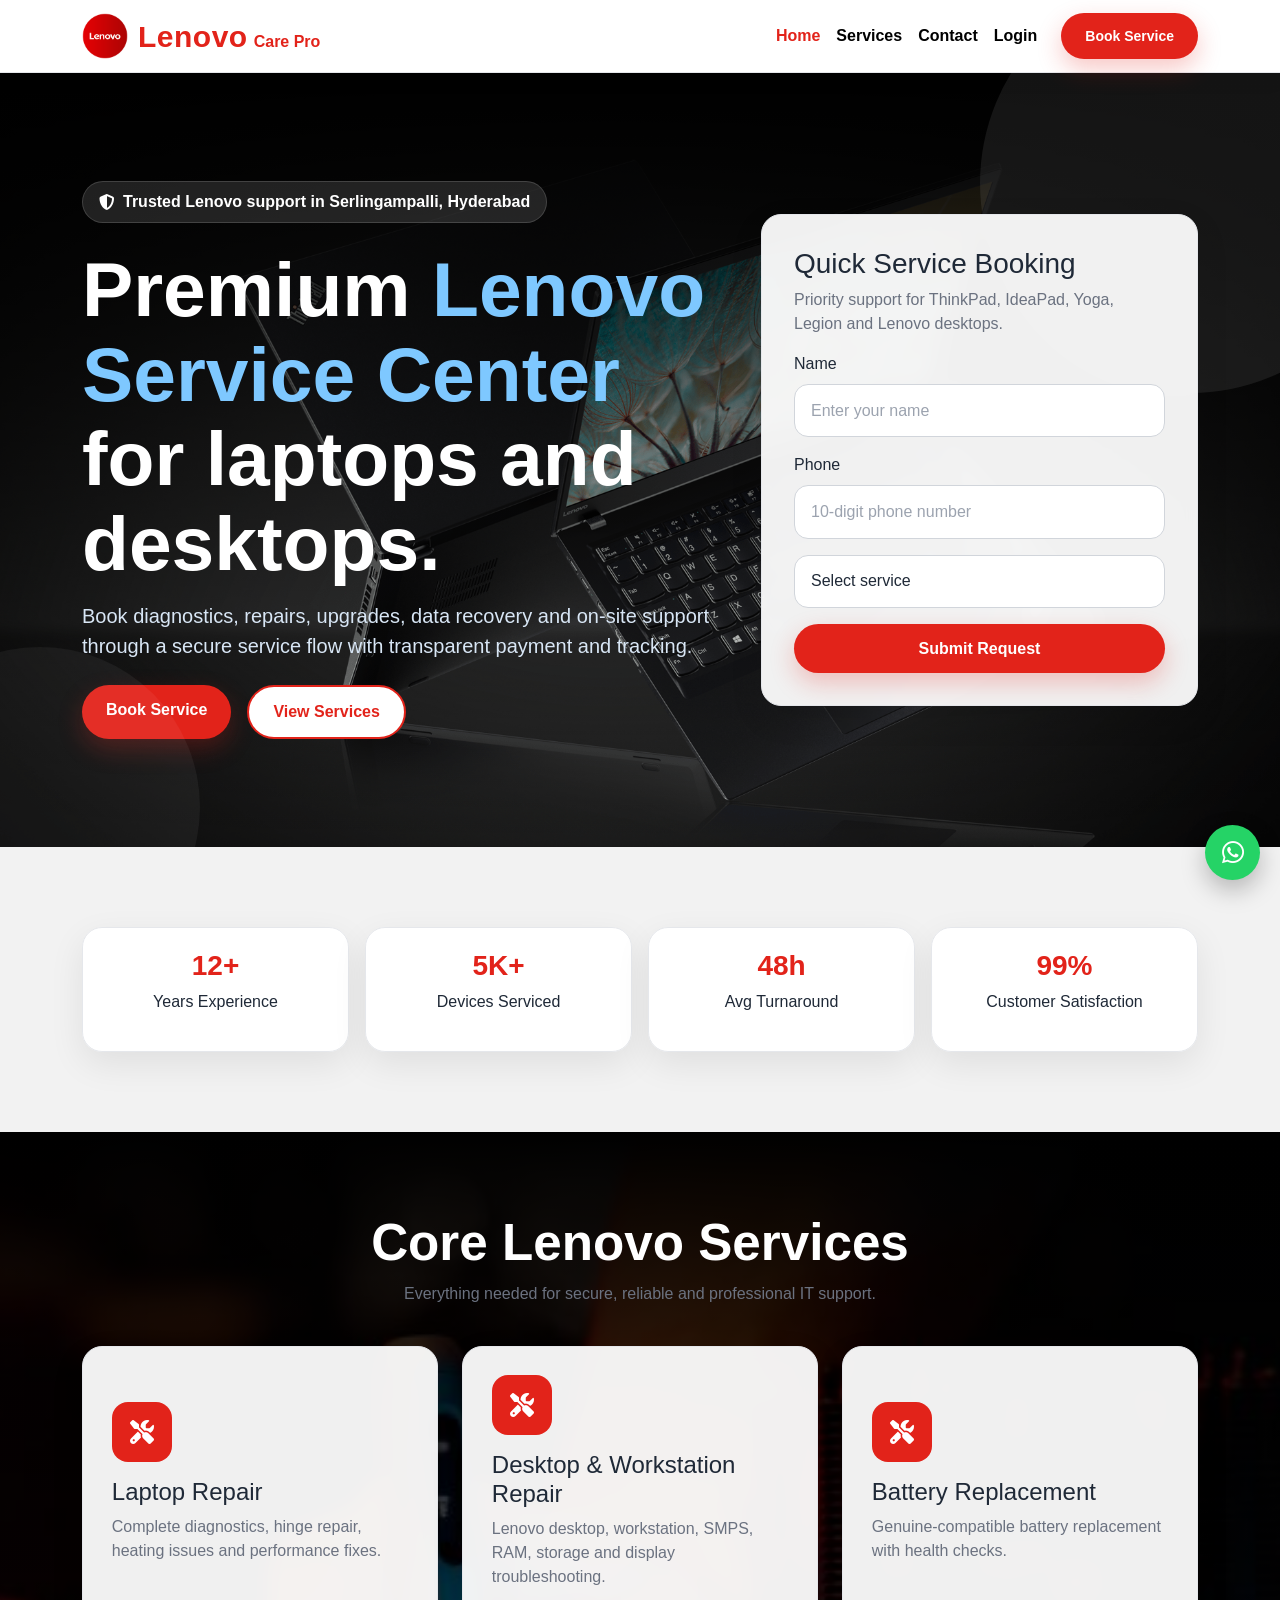
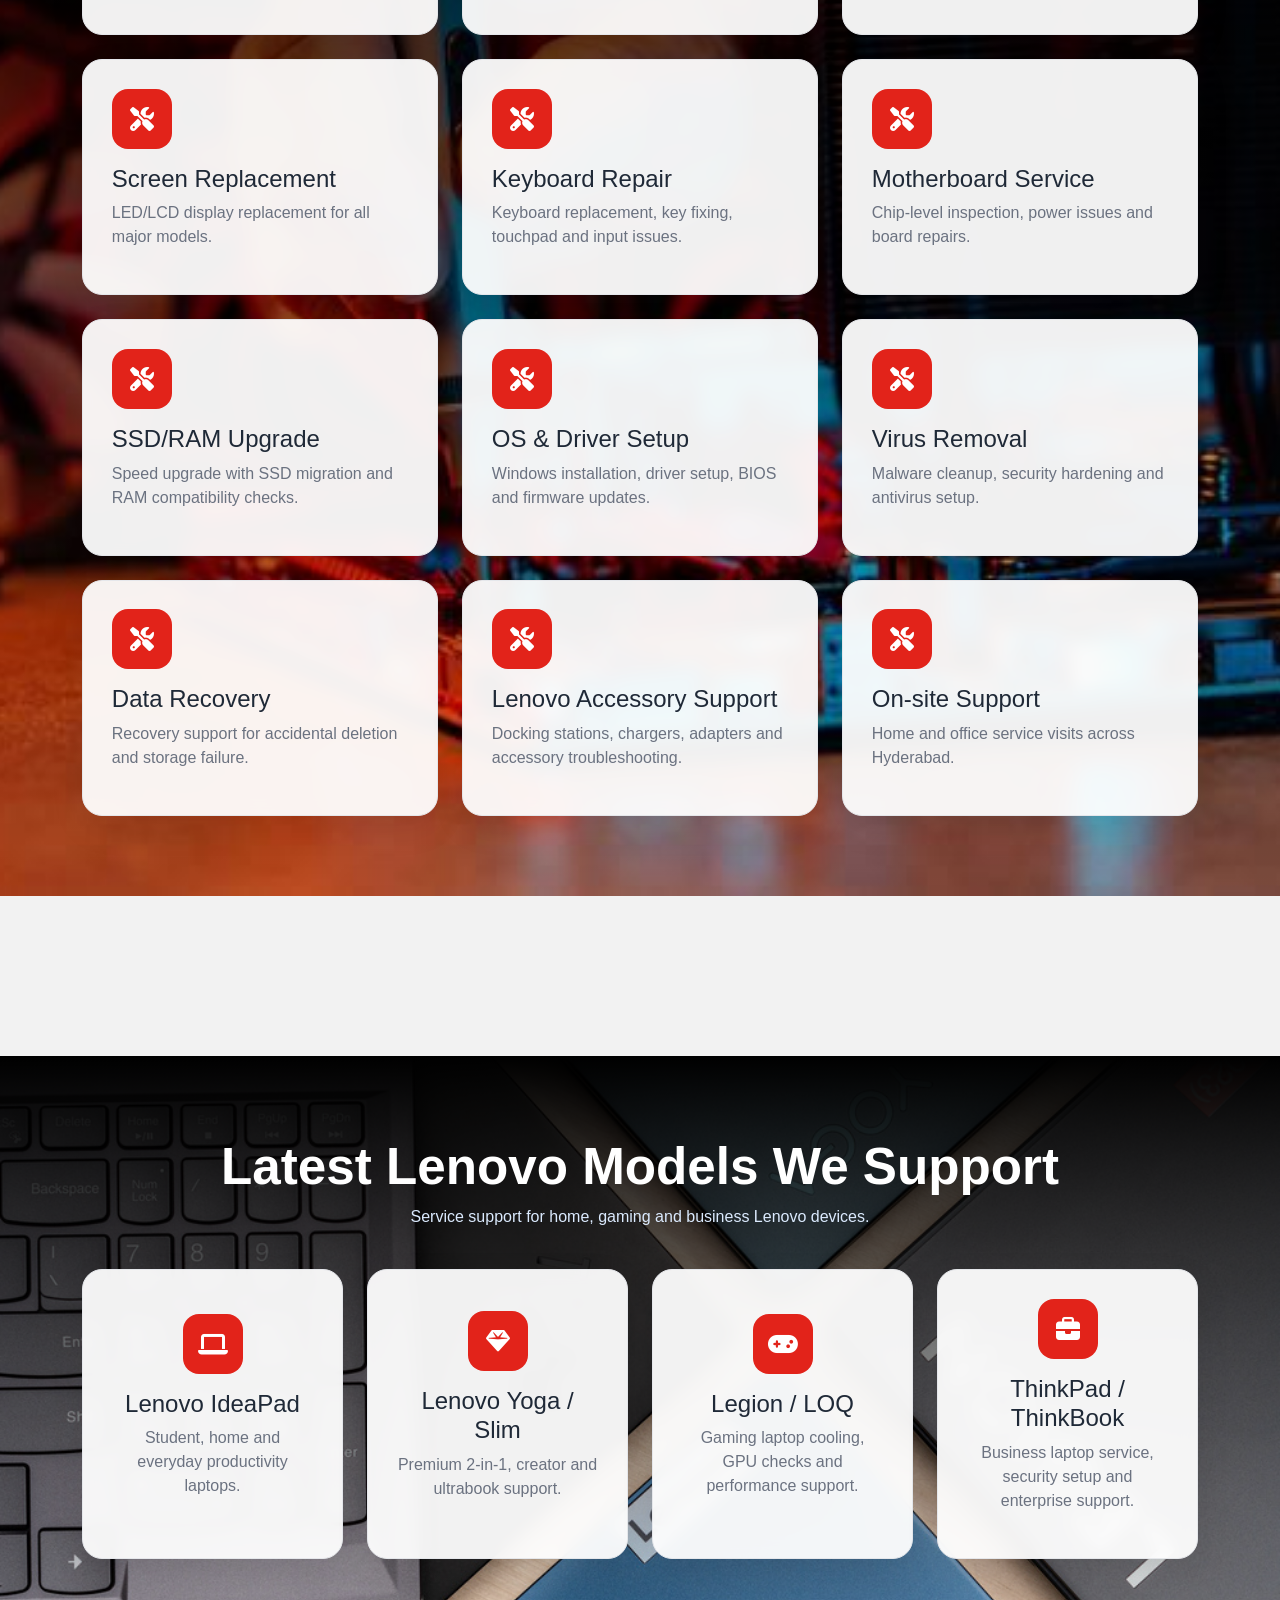
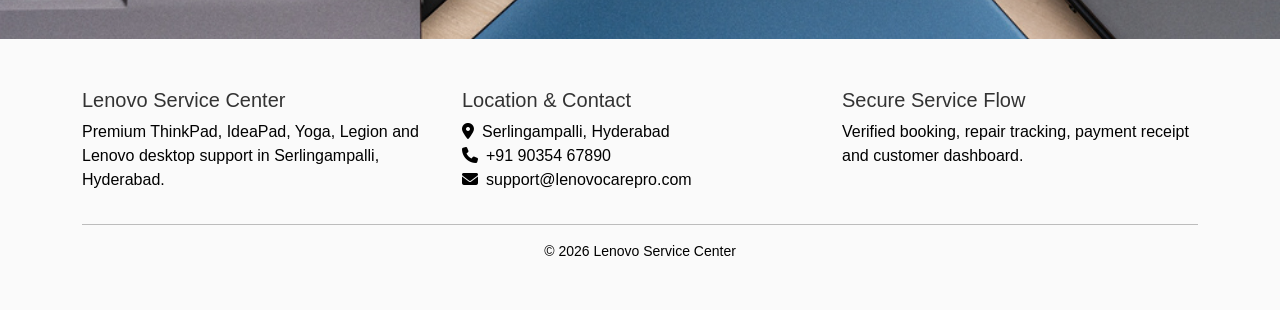
<file: index.html>
<!DOCTYPE html>
<html lang="en">

<head>
    <meta charset="UTF-8">
    <meta name="viewport" content="width=device-width, initial-scale=1.0">
    <meta name="description"
        content="Lenovo Service Center in Serlingampalli, Hyderabad for laptop, desktop, repair, booking and support.">

    <title>Lenovo Service Center </title>
    <link rel="icon" type="image/jpeg" href="images/Browse-Logo.jpeg">
    <meta name="theme-color" content="#E2231A">

    <link href="https://cdn.jsdelivr.net/npm/bootstrap@5.3.3/dist/css/bootstrap.min.css" rel="stylesheet">
    <link href="https://cdnjs.cloudflare.com/ajax/libs/font-awesome/6.5.2/css/all.min.css" rel="stylesheet">
    <link href="css/style.css" rel="stylesheet">


</head>

<body>
    <div id="site-header"></div>

    <main>
        <section class="hero">
            <div class="container">
                <div class="row align-items-center g-5">
                    <div class="col-lg-7"><span class="eyebrow">
                            <i class="fa-solid fa-shield-halved"></i> Trusted Lenovo support in Serlingampalli,
                            Hyderabad</span>
                        <h1 class="mt-4">Premium <span class="gradient-text">Lenovo Service Center</span> for laptops and
                            desktops.</h1>
                        <p class="lead mt-3">Book diagnostics, repairs, upgrades, data recovery and on-site support
                            through a secure service flow with transparent payment and tracking.</p>
                        <div class="d-flex gap-3 flex-wrap mt-4"><a class="btn btn-brand" href="booking.html">Book
                                Service</a><a class="btn btn-outline-brand" href="services.html">View Services</a></div>
                    </div>
                    <div class="col-lg-5">
                        <div class="hero-card">
                            <h3>Quick Service Booking</h3>
                            <p class="muted">Priority support for ThinkPad, IdeaPad, Yoga, Legion and Lenovo desktops.</p>
                            <form class="needs-validation" data-success="Booking request captured."
                                data-redirect="dashboard.html" novalidate>
                                <div class="mb-3">
                                    <label class="form-label">Name</label><input type="text" class="form-control"
                                        id="name" placeholder="Enter your name" required>
                                    <div class="invalid-feedback">Please enter valid name.</div>
                                </div>
                                <div class="mb-3"><label class="form-label">Phone</label><input type="tel"
                                        class="form-control" id="phone" placeholder="10-digit phone number" required>
                                    <div class="invalid-feedback">Please enter valid phone.</div>
                                </div><select class="form-select mb-3" required>
                                    <option value="">Select service</option>
                                    <option>Laptop Repair</option>
                                    <option>Battery Replacement</option>
                                    <option>Data Recovery</option>
                                </select>
                                <button class="btn btn-brand w-100">Submit Request</button>
                            </form>
                        </div>
                    </div>
                </div>
            </div>
        </section>
        <section>
            <div class="container">
                <div class="row g-3 text-center">
                    <div class="col-md-3">
                        <div class="metric">
                            <h3>12+</h3>
                            <p>Years Experience</p>
                        </div>
                    </div>
                    <div class="col-md-3">
                        <div class="metric">
                            <h3>5K+</h3>
                            <p>Devices Serviced</p>
                        </div>
                    </div>
                    <div class="col-md-3">
                        <div class="metric">
                            <h3>48h</h3>
                            <p>Avg Turnaround</p>
                        </div>
                    </div>
                    <div class="col-md-3">
                        <div class="metric">
                            <h3>99%</h3>
                            <p>Customer Satisfaction</p>
                        </div>
                    </div>
                </div>
            </div>
        </section>



        <section class="services-bg">
            
            <div class="container">
                <h2 class="section-title text-center">Core Lenovo Services</h2>
                <p class="section-subtitle text-center muted">Everything needed for secure, reliable and professional IT
                    support.</p>
                <div class="row g-4 mt-2">
                    <div class="col-md-6 col-lg-4">
                        <div class="service-card">
                            <div class="icon-badge">
                                <i class="fa-solid fa-screwdriver-wrench"></i>
                            </div>
                            <h4>Laptop Repair</h4>
                            <p class="muted">Complete diagnostics, hinge repair, heating issues and performance fixes.
                            </p>
                        </div>
                    </div>
                    <div class="col-md-6 col-lg-4">
                        <div class="service-card">
                            <div class="icon-badge">
                                <i class="fa-solid fa-screwdriver-wrench"></i>
                            </div>
                            <h4>Desktop & Workstation Repair</h4>
                            <p class="muted">Lenovo desktop, workstation, SMPS, RAM, storage and display troubleshooting.</p>
                        </div>
                    </div>
                    <div class="col-md-6 col-lg-4">
                        <div class="service-card">
                            <div class="icon-badge">
                                <i class="fa-solid fa-screwdriver-wrench">

                                </i>
                            </div>
                            <h4>Battery Replacement</h4>
                            <p class="muted">Genuine-compatible battery replacement with health checks.</p>
                        </div>
                    </div>
                    <div class="col-md-6 col-lg-4">
                        <div class="service-card">
                            <div class="icon-badge">
                                <i class="fa-solid fa-screwdriver-wrench"></i>
                            </div>
                            <h4>Screen Replacement</h4>
                            <p class="muted">LED/LCD display replacement for all major models.</p>
                        </div>
                    </div>
                    <div class="col-md-6 col-lg-4">
                        <div class="service-card">
                            <div class="icon-badge"><i class="fa-solid fa-screwdriver-wrench"></i>
                            </div>
                            <h4>Keyboard Repair</h4>
                            <p class="muted">Keyboard replacement, key fixing, touchpad and input issues.</p>
                        </div>
                    </div>
                    <div class="col-md-6 col-lg-4">
                        <div class="service-card">
                            <div class="icon-badge"><i class="fa-solid fa-screwdriver-wrench"></i>
                            </div>
                            <h4>Motherboard Service</h4>
                            <p class="muted">Chip-level inspection, power issues and board repairs.</p>
                        </div>
                    </div>
                    <div class="col-md-6 col-lg-4">
                        <div class="service-card">
                            <div class="icon-badge">
                                <i class="fa-solid fa-screwdriver-wrench"></i>
                            </div>
                            <h4>SSD/RAM Upgrade</h4>
                            <p class="muted">Speed upgrade with SSD migration and RAM compatibility checks.</p>
                        </div>
                    </div>
                    <div class="col-md-6 col-lg-4">
                        <div class="service-card">
                            <div class="icon-badge">
                                <i class="fa-solid fa-screwdriver-wrench"></i>
                            </div>
                            <h4>OS & Driver Setup</h4>
                            <p class="muted">Windows installation, driver setup, BIOS and firmware updates.</p>
                        </div>
                    </div>
                    <div class="col-md-6 col-lg-4">
                        <div class="service-card">
                            <div class="icon-badge">
                                <i class="fa-solid fa-screwdriver-wrench"></i>
                            </div>
                            <h4>Virus Removal</h4>
                            <p class="muted">Malware cleanup, security hardening and antivirus setup.</p>
                        </div>
                    </div>
                    <div class="col-md-6 col-lg-4">
                        <div class="service-card">
                            <div class="icon-badge"><i class="fa-solid fa-screwdriver-wrench"></i></div>
                            <h4>Data Recovery</h4>
                            <p class="muted">Recovery support for accidental deletion and storage failure.</p>
                        </div>
                    </div>
                    <div class="col-md-6 col-lg-4">
                        <div class="service-card">
                            <div class="icon-badge"><i class="fa-solid fa-screwdriver-wrench"></i></div>
                            <h4>Lenovo Accessory Support</h4>
                            <p class="muted">Docking stations, chargers, adapters and accessory troubleshooting.</p>
                        </div>
                    </div>
                    <div class="col-md-6 col-lg-4">
                        <div class="service-card">
                            <div class="icon-badge">
                                <i class="fa-solid fa-screwdriver-wrench"></i>
                            </div>
                            <h4>On-site Support</h4>
                            <p class="muted">Home and office service visits across Hyderabad.</p>
                        </div>
                    </div>
                </div>
            </div>
        </section>


        <section>
            <div class="container">
            </div>
        </section>
    <section class="lenovo-models">
            <div class="container">
                <h2 class="section-title text-center">Latest Lenovo Models We Support</h2>
                <p class="section-subtitle text-center">Service support for home, gaming and business Lenovo devices.</p>

                <div class="row g-4 mt-3 justify-content-center">
                    <div class="col-md-6 col-lg-3">
                        <div class="service-card text-center">
                            <div class="icon-badge mx-auto"><i class="fa-solid fa-laptop"></i></div>
                            <h4>Lenovo IdeaPad</h4>
                            <p class="muted">Student, home and everyday productivity laptops.</p>
                        </div>
                    </div>
                    <div class="col-md-6 col-lg-3">
                        <div class="service-card text-center">
                            <div class="icon-badge mx-auto"><i class="fa-solid fa-gem"></i></div>
                            <h4>Lenovo Yoga / Slim</h4>
                            <p class="muted">Premium 2-in-1, creator and ultrabook support.</p>
                        </div>
                    </div>
                    <div class="col-md-6 col-lg-3">
                        <div class="service-card text-center">
                            <div class="icon-badge mx-auto"><i class="fa-solid fa-gamepad"></i></div>
                            <h4>Legion / LOQ</h4>
                            <p class="muted">Gaming laptop cooling, GPU checks and performance support.</p>
                        </div>
                    </div>
                    <div class="col-md-6 col-lg-3">
                        <div class="service-card text-center">
                            <div class="icon-badge mx-auto"><i class="fa-solid fa-briefcase"></i></div>
                            <h4>ThinkPad / ThinkBook</h4>
                            <p class="muted">Business laptop service, security setup and enterprise support.</p>
                        </div>
                    </div>
                </div>
            </div>
        </section>
    </main>

    <div id="site-footer"></div>

    <script src="https://cdn.jsdelivr.net/npm/bootstrap@5.3.3/dist/js/bootstrap.bundle.min.js"></script>
    <script src="js/main.js"></script>
</body>

</html>
</file>
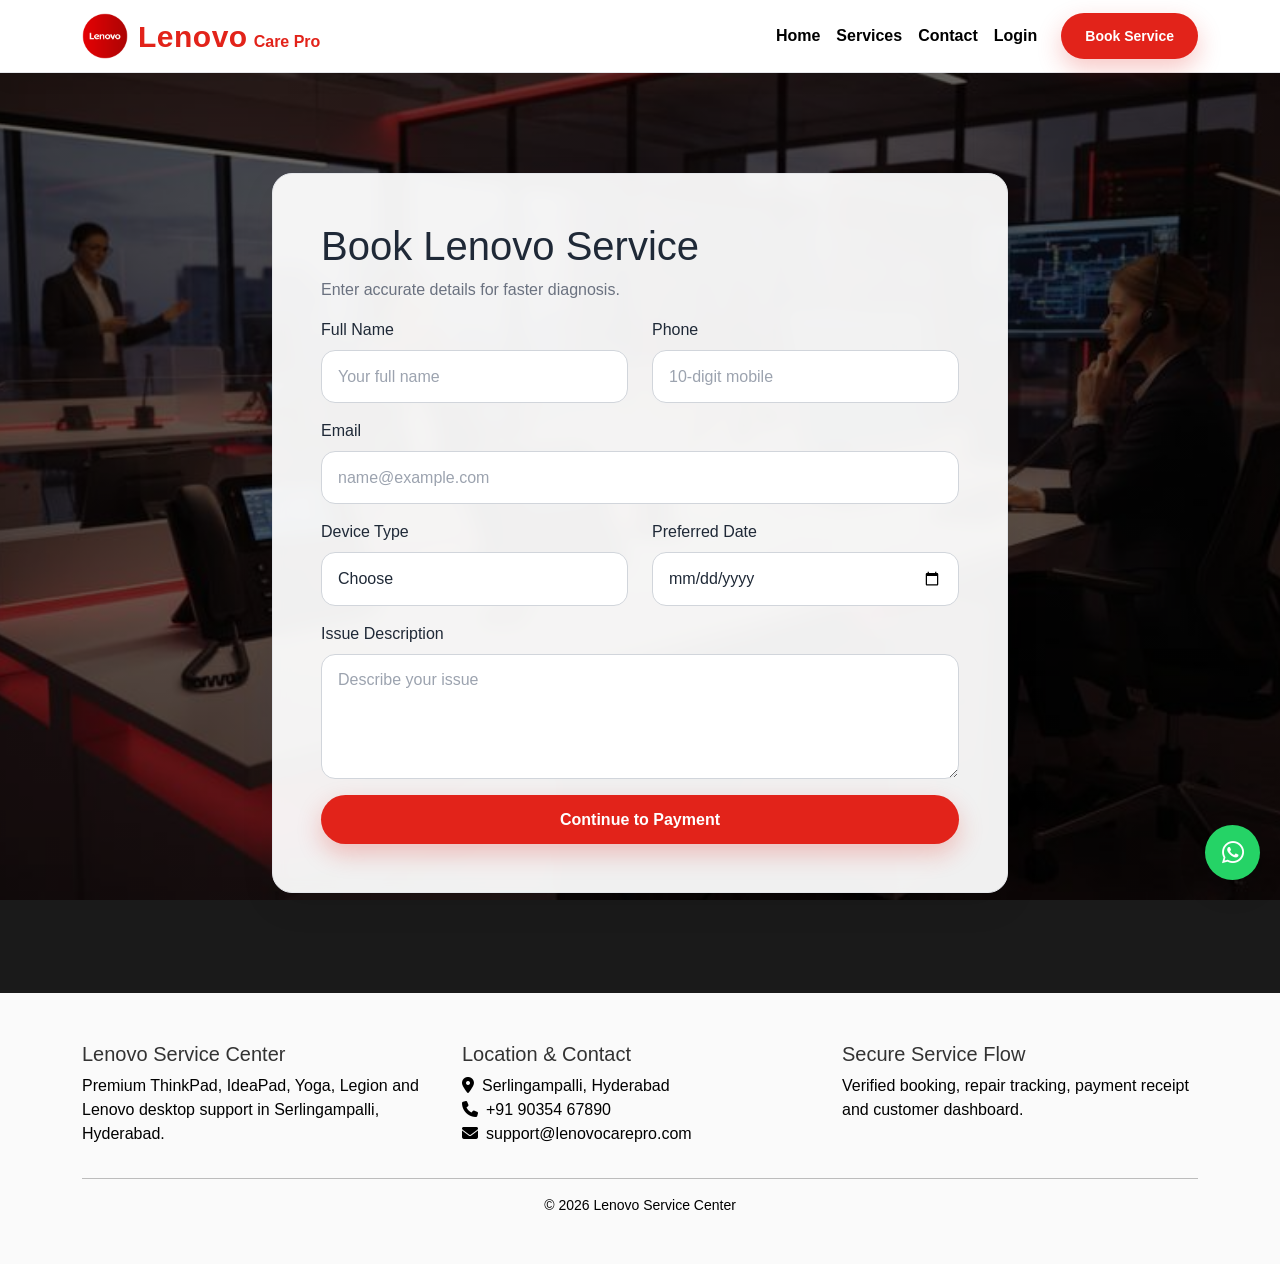
<file: booking.html>
<!DOCTYPE html>
<html lang="en">

<head>
    <meta charset="UTF-8">
    <meta name="viewport" content="width=device-width, initial-scale=1.0">
    <meta name="description"
        content="Lenovo Service Center in Serlingampalli, Hyderabad for laptop, desktop, repair, booking and support.">
    <title>Lenovo Service Center | Booking</title>
    <link rel="icon" type="image/svg+xml" href="images/lenovo-logo.svg">
    <meta name="theme-color" content="#E2231A">

    <link href="https://cdn.jsdelivr.net/npm/bootstrap@5.3.3/dist/css/bootstrap.min.css" rel="stylesheet">
    <link href="https://cdnjs.cloudflare.com/ajax/libs/font-awesome/6.5.2/css/all.min.css" rel="stylesheet">
    <link href="css/style.css" rel="stylesheet">
</head>

<body>
    <div id="site-header"></div>

    <section class="booking-bg">
        <div class="container">
            <div class="row justify-content-center">
                <div class="col-lg-8">
                    <div class="premium-card p-4 p-lg-5">
                        <h1>Book Lenovo Service</h1>
                        <p class="muted">Enter accurate details for faster diagnosis.</p>
                        <form class="needs-validation" data-success="Service booking created. Redirecting to payment."
                            data-redirect="payment.html" novalidate>
                            <div class="row">
                                <div class="col-md-6">
                                    <div class="mb-3"><label class="form-label">Full Name</label><input type="text"
                                            class="form-control" id="fullName" placeholder="Your full name" required>
                                        <div class="invalid-feedback">Please enter valid full name.</div>
                                    </div>
                                </div>
                                <div class="col-md-6">
                                    <div class="mb-3"><label class="form-label">Phone</label><input type="tel"
                                            class="form-control" id="phone" placeholder="10-digit mobile" required>
                                        <div class="invalid-feedback">Please enter valid phone.</div>
                                    </div>
                                </div>
                            </div>
                            <div class="mb-3"><label class="form-label">Email</label><input type="email"
                                    class="form-control" id="email" placeholder="name@example.com" required>
                                <div class="invalid-feedback">Please enter valid email.</div>
                            </div>
                            <div class="row">
                                <div class="col-md-6"><label class="form-label">Device Type</label><select
                                        class="form-select mb-3" required>
                                        <option value="">Choose</option>
                                        <option>Laptop</option>
                                        <option>Desktop</option>
                                        <option>Gaming Laptop</option>
                                        <option>Workstation</option>
                                        <option>Accessory</option>
                                    </select></div>
                                <div class="col-md-6">
                                    <div class="mb-3"><label class="form-label">Preferred Date</label><input type="date"
                                            class="form-control" id="serviceDate" placeholder="" required>
                                        <div class="invalid-feedback">Please enter valid preferred date.</div>
                                    </div>
                                </div>
                            </div><label class="form-label">Issue Description</label><textarea class="form-control mb-3"
                                rows="4" placeholder="Describe your issue" required></textarea><button
                                class="btn btn-brand w-100">Continue to Payment</button>
                        </form>
                    </div>
                </div>
            </div>
        </div>
    </section>

    <div id="site-footer"></div>

    <script src="https://cdn.jsdelivr.net/npm/bootstrap@5.3.3/dist/js/bootstrap.bundle.min.js"></script>
    <script src="js/main.js"></script>
</body>

</html>
</file>
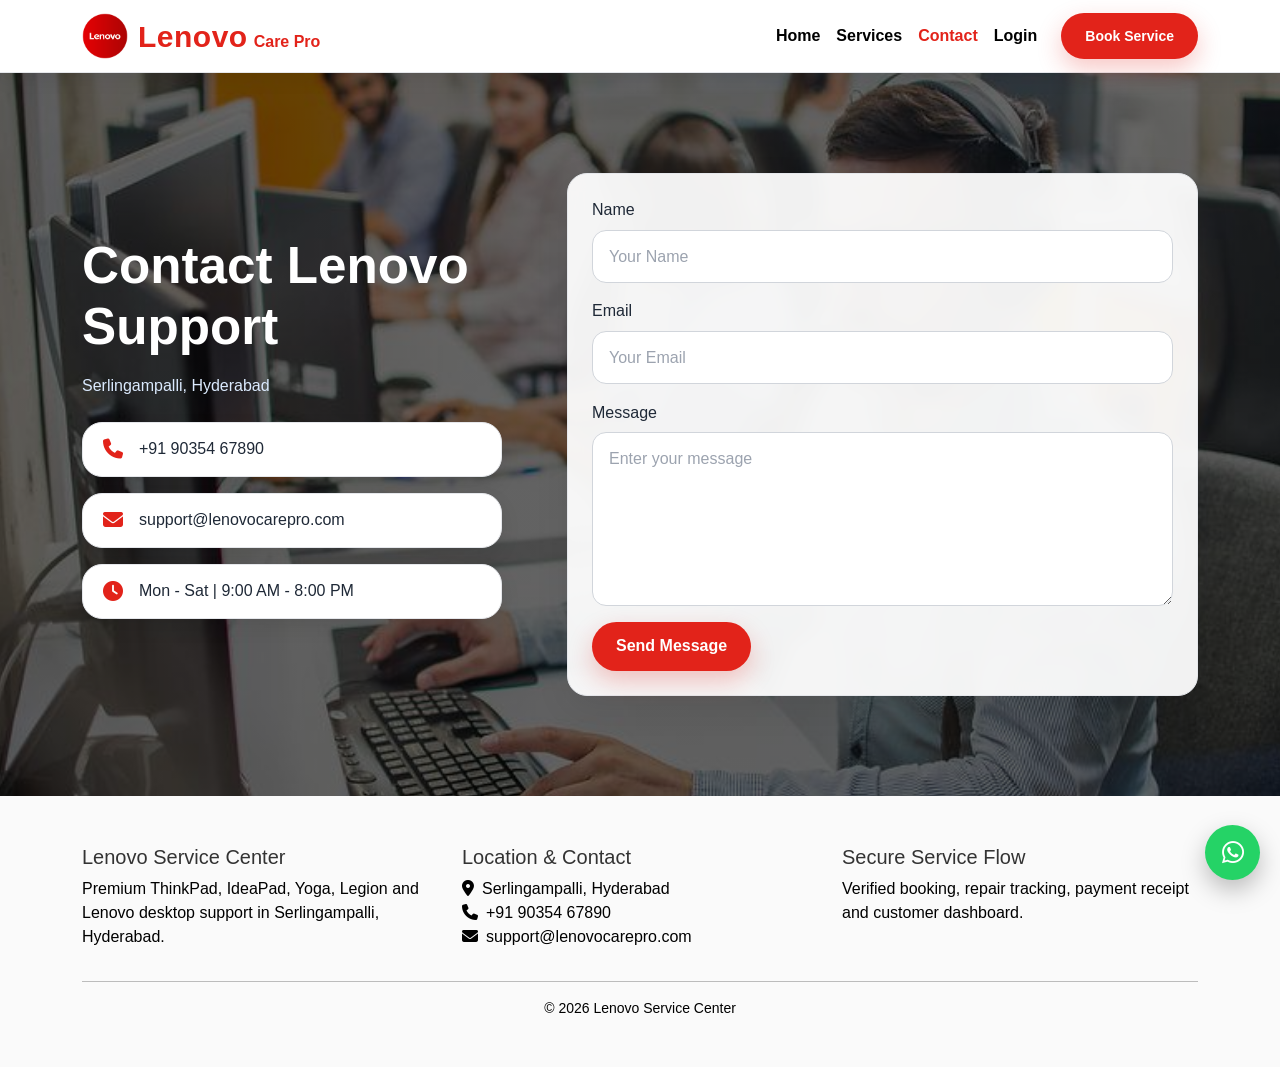
<file: contact.html>
<!DOCTYPE html>
<html lang="en">

<head>
    <meta charset="UTF-8">
    <meta name="viewport" content="width=device-width, initial-scale=1.0">
    <meta name="description"
        content="Lenovo Service Center in Serlingampalli, Hyderabad for laptop, desktop, repair, booking and support.">
    <title>Lenovo Service Center | Contact</title>
    <link rel="icon" type="image/svg+xml" href="images/lenovo-logo.svg">
    <meta name="theme-color" content="#E2231A">


    <link href="https://cdn.jsdelivr.net/npm/bootstrap@5.3.3/dist/css/bootstrap.min.css" rel="stylesheet">
    <link href="https://cdnjs.cloudflare.com/ajax/libs/font-awesome/6.5.2/css/all.min.css" rel="stylesheet">
    <link href="css/style.css" rel="stylesheet">
</head>

<body>
    <div id="site-header"></div>

    <section class="container-bg">
    <div class="container">

        <div class="row g-5 align-items-center">

            <div class="col-lg-5">

                <h1 class="section-title mb-3">Contact Lenovo Support</h1>

                <p class="section-subtitle mb-4">
                    Serlingampalli, Hyderabad
                </p>

                <div class="feature-row mb-3">
                    <i class="fa-solid fa-phone me-3"></i>
                    +91 90354 67890
                </div>

                <div class="feature-row mb-3">
                    <i class="fa-solid fa-envelope me-3"></i>
                    support@lenovocarepro.com
                </div>

                <div class="feature-row mb-3">
                    <i class="fa-solid fa-clock me-3"></i>
                    Mon - Sat | 9:00 AM - 8:00 PM
                </div>

            </div>

            <div class="col-lg-7">

                <div class="premium-card p-4">

                    <form class="needs-validation" novalidate>

                        <div class="mb-3">
                            <label class="form-label">Name</label>
                            <input type="text" class="form-control" placeholder="Your Name" required>
                        </div>

                        <div class="mb-3">
                            <label class="form-label">Email</label>
                            <input type="email" class="form-control" placeholder="Your Email" required>
                        </div>

                        <div class="mb-3">
                            <label class="form-label">Message</label>
                            <textarea class="form-control" rows="6" placeholder="Enter your message" required></textarea>
                        </div>

                        <button class="btn btn-brand">
                            Send Message
                        </button>

                    </form>

                </div>

            </div>

        </div>

    </div>
</section>

    <div id="site-footer"></div>

    <script src="https://cdn.jsdelivr.net/npm/bootstrap@5.3.3/dist/js/bootstrap.bundle.min.js"></script>
    <script src="js/main.js"></script>
</body>

</html>
</file>
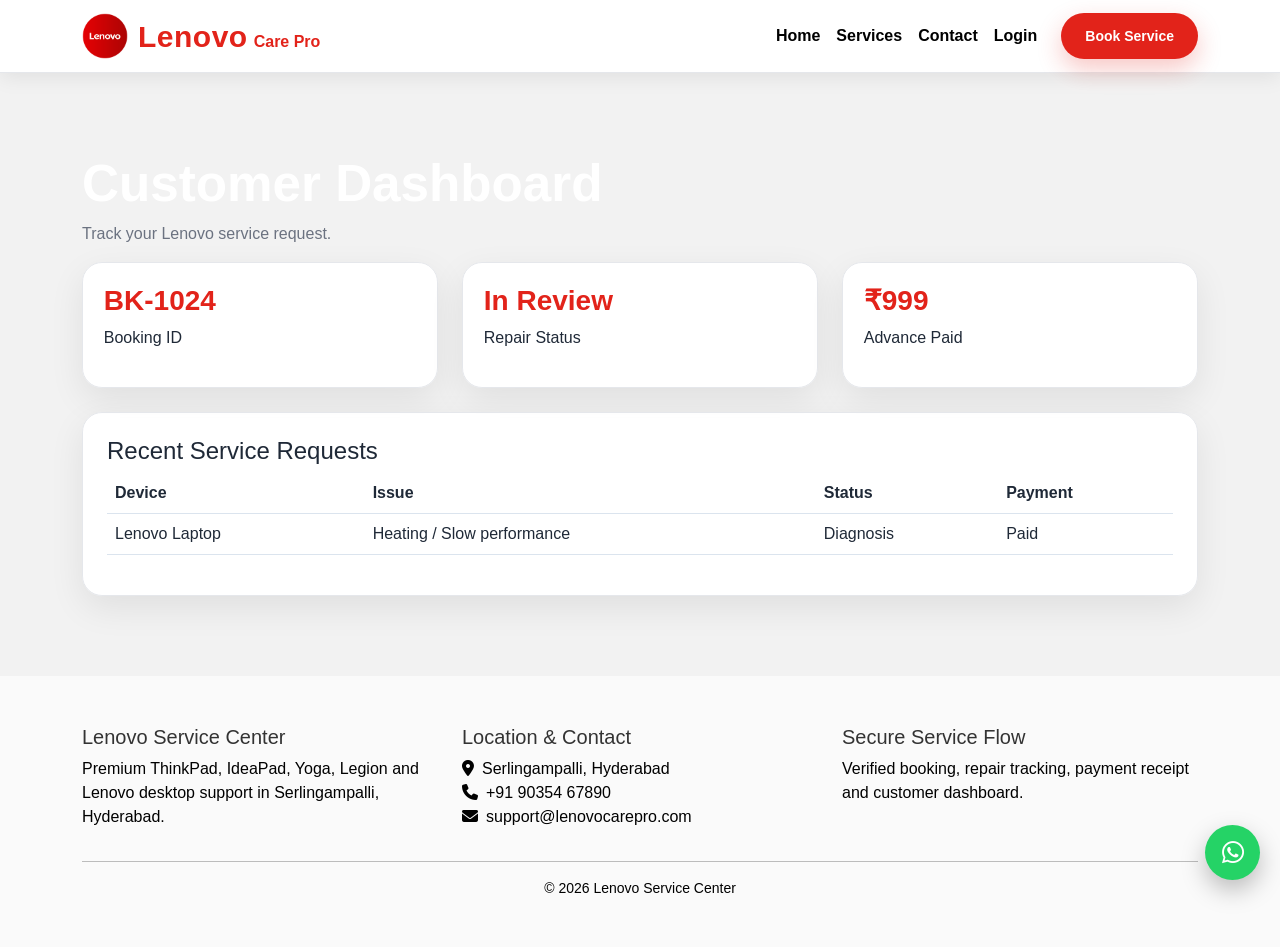
<file: dashboard.html>
<!DOCTYPE html>
<html lang="en">

<head>
    <meta charset="UTF-8">
    <meta name="viewport" content="width=device-width, initial-scale=1.0">
    <meta name="description"
        content="Lenovo Service Center in Serlingampalli, Hyderabad for laptop, desktop, repair, booking and support.">
    <title>Lenovo Service Center | Dashboard</title>
    <link rel="icon" type="image/svg+xml" href="images/lenovo-logo.svg">
    <meta name="theme-color" content="#E2231A">

    <link href="https://cdn.jsdelivr.net/npm/bootstrap@5.3.3/dist/css/bootstrap.min.css" rel="stylesheet">
    <link href="https://cdnjs.cloudflare.com/ajax/libs/font-awesome/6.5.2/css/all.min.css" rel="stylesheet">
    <link href="css/style.css" rel="stylesheet">
</head>

<body>
    <div id="site-header"></div>

    <section>
        <div class="container">
            <h1 class="section-title">Customer Dashboard</h1>
            <p class="muted">Track your Lenovo service request.</p>
            <div class="row g-4">
                <div class="col-md-4">
                    <div class="metric">
                        <h3>BK-1024</h3>
                        <p>Booking ID</p>
                    </div>
                </div>
                <div class="col-md-4">
                    <div class="metric">
                        <h3>In Review</h3>
                        <p>Repair Status</p>
                    </div>
                </div>
                <div class="col-md-4">
                    <div class="metric">
                        <h3>₹999</h3>
                        <p>Advance Paid</p>
                    </div>
                </div>
            </div>
            <div class="premium-card p-4 mt-4">
                <h4>Recent Service Requests</h4>
                <div class="table-responsive">
                    <table class="table table-darkish">
                        <thead>
                            <tr>
                                <th>Device</th>
                                <th>Issue</th>
                                <th>Status</th>
                                <th>Payment</th>
                            </tr>
                        </thead>
                        <tbody>
                            <tr>
                                <td>Lenovo Laptop</td>
                                <td>Heating / Slow performance</td>
                                <td>Diagnosis</td>
                                <td>Paid</td>
                            </tr>
                        </tbody>
                    </table>
                </div>
            </div>
        </div>
    </section>

    <div id="site-footer"></div>

    <script src="https://cdn.jsdelivr.net/npm/bootstrap@5.3.3/dist/js/bootstrap.bundle.min.js"></script>
    <script src="js/main.js"></script>
</body>

</html>
</file>
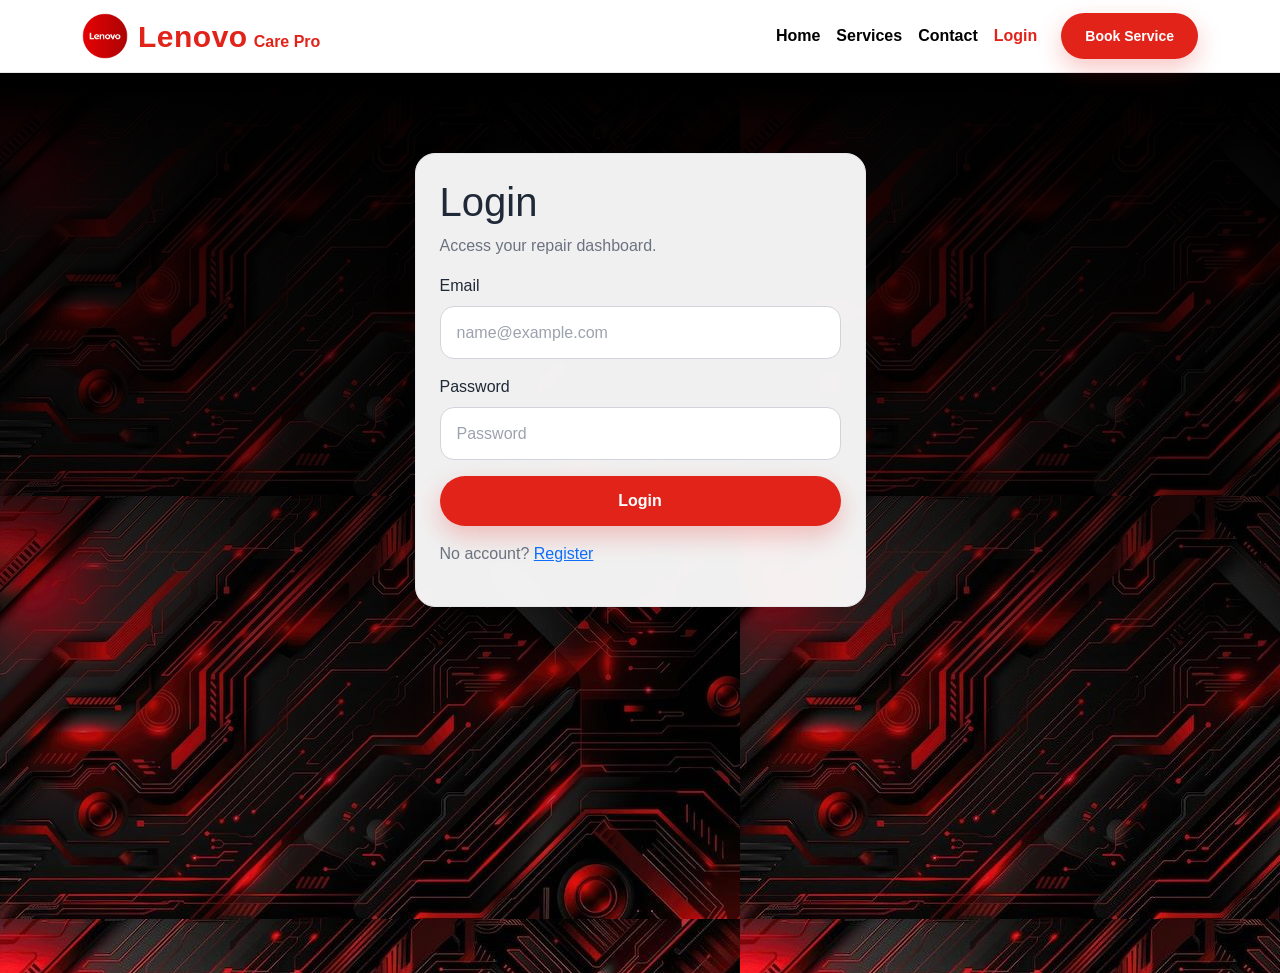
<file: login.html>
<!DOCTYPE html>
<html lang="en">

<head>
    <meta charset="UTF-8">
    <meta name="viewport" content="width=device-width, initial-scale=1.0">
    <meta name="description"
        content="Lenovo Service Center in Serlingampalli, Hyderabad for laptop, desktop, repair, booking and support.">
    <title>Lenovo Service Center | Login</title>
    <link rel="icon" type="image/svg+xml" href="images/lenovo-logo.svg">
    <meta name="theme-color" content="#E2231A">

    <link href="https://cdn.jsdelivr.net/npm/bootstrap@5.3.3/dist/css/bootstrap.min.css" rel="stylesheet">
    <link href="https://cdnjs.cloudflare.com/ajax/libs/font-awesome/6.5.2/css/all.min.css" rel="stylesheet">
    <link href="css/style.css" rel="stylesheet">
</head>

<body>
    <div id="site-header"></div>

    <section class="lenovo-login">
        <div class="container">
            <div class="row justify-content-center">
                <div class="col-md-6 col-lg-5">
                    <div class="premium-card p-4">
                        <h1>Login</h1>
                        <p class="muted">Access your repair dashboard.</p>
                        <form class="needs-validation" data-success="Login successful." data-redirect="dashboard.html"
                            novalidate>
                            <div class="mb-3"><label class="form-label">Email</label><input type="email"
                                    class="form-control" id="email" placeholder="name@example.com" required>
                                <div class="invalid-feedback">Please enter valid email.</div>
                            </div>
                            <div class="mb-3"><label class="form-label">Password</label><input type="password"
                                    class="form-control" id="password" placeholder="Password" required>
                                <div class="invalid-feedback">Please enter valid password.</div>
                            </div><button class="btn btn-brand w-100">Login</button>
                            <p class="mt-3 muted">No account? <a href="register.html">Register</a></p>
                        </form>
                    </div>
                </div>
            </div>
        </div>
    </section>

    

    <script src="https://cdn.jsdelivr.net/npm/bootstrap@5.3.3/dist/js/bootstrap.bundle.min.js"></script>
    <script src="js/main.js"></script>
</body>

</html>
</file>
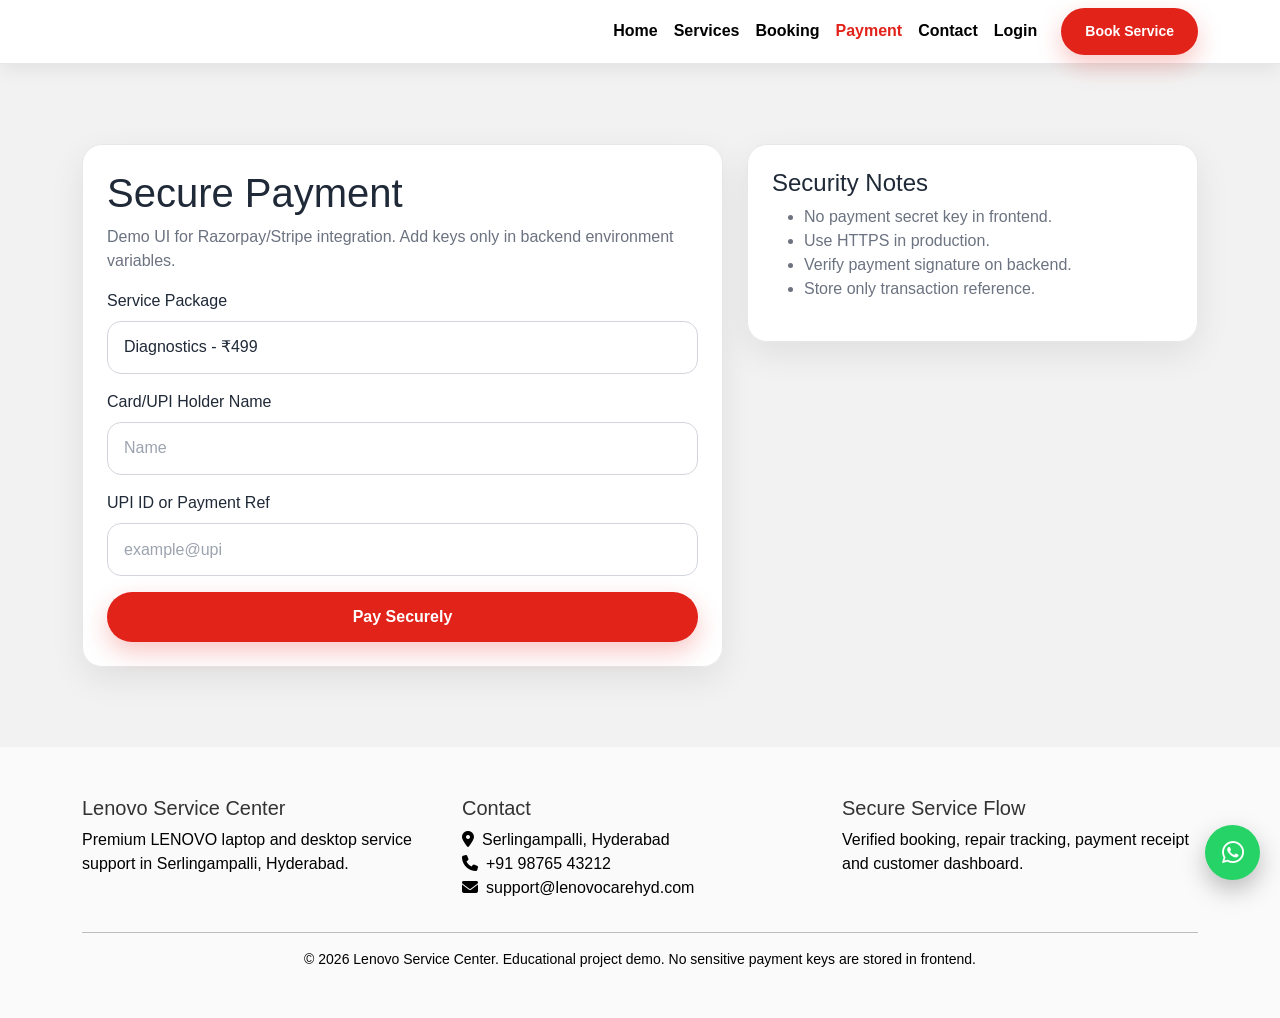
<file: payment.html>
<!DOCTYPE html>
<html lang="en">
<head>
<meta charset="UTF-8">
<meta name="viewport" content="width=device-width, initial-scale=1.0">
<meta name="description" content="Lenovo Service Center in Serlingampalli, Hyderabad for laptop, desktop, repair, booking and support.">
<title>Lenovo Service Center | Payment</title>
<link href="https://cdn.jsdelivr.net/npm/bootstrap@5.3.3/dist/css/bootstrap.min.css" rel="stylesheet">
<link href="https://cdnjs.cloudflare.com/ajax/libs/font-awesome/6.5.2/css/all.min.css" rel="stylesheet">
<link href="css/style.css" rel="stylesheet">
</head>
<body>
<nav class="navbar navbar-expand-lg navbar-dark glass-nav sticky-top">
<div class="container">
<a class="navbar-brand brand-mark" href="index.html"><span>LENOVO</span> Care Pro</a>
<button class="navbar-toggler" type="button" data-bs-toggle="collapse" data-bs-target="#mainNav"><span class="navbar-toggler-icon"></span></button>
<div class="collapse navbar-collapse" id="mainNav">
<ul class="navbar-nav ms-auto align-items-lg-center">
<li class="nav-item"><a class="nav-link " href="index.html">Home</a></li><li class="nav-item"><a class="nav-link " href="services.html">Services</a></li><li class="nav-item"><a class="nav-link " href="booking.html">Booking</a></li><li class="nav-item"><a class="nav-link active" href="payment.html">Payment</a></li><li class="nav-item"><a class="nav-link " href="contact.html">Contact</a></li><li class="nav-item"><a class="nav-link " href="login.html">Login</a></li>
<li class="nav-item ms-lg-3"><a class="btn btn-brand btn-sm" href="booking.html">Book Service</a></li>
</ul>
</div>
</div>
</nav>
<section><div class="container"><div class="row g-4"><div class="col-lg-7"><div class="premium-card p-4"><h1>Secure Payment</h1><p class="muted">Demo UI for Razorpay/Stripe integration. Add keys only in backend environment variables.</p><form class="needs-validation" data-success="Payment initiated successfully." data-redirect="dashboard.html" novalidate><label class="form-label">Service Package</label><select class="form-select mb-3" required><option>Diagnostics - ₹499</option><option>Repair Advance - ₹999</option><option>On-site Visit - ₹1499</option></select><div class="mb-3"><label class="form-label">Card/UPI Holder Name</label><input type="text" class="form-control" id="holder" placeholder="Name" required><div class="invalid-feedback">Please enter valid card/upi holder name.</div></div><div class="mb-3"><label class="form-label">UPI ID or Payment Ref</label><input type="text" class="form-control" id="payref" placeholder="example@upi" required><div class="invalid-feedback">Please enter valid upi id or payment ref.</div></div><button class="btn btn-brand w-100">Pay Securely</button></form></div></div><div class="col-lg-5"><div class="premium-card p-4"><h4>Security Notes</h4><ul class="muted"><li>No payment secret key in frontend.</li><li>Use HTTPS in production.</li><li>Verify payment signature on backend.</li><li>Store only transaction reference.</li></ul></div></div></div></div></section>
<footer class="footer">
<div class="container">
<div class="row g-4">
<div class="col-md-4"><h5>Lenovo Service Center</h5><p>Premium LENOVO laptop and desktop service support in Serlingampalli, Hyderabad.</p></div>
<div class="col-md-4"><h5>Contact</h5><p><i class="fa-solid fa-location-dot me-2"></i>Serlingampalli, Hyderabad<br><i class="fa-solid fa-phone me-2"></i>+91 98765 43212<br><i class="fa-solid fa-envelope me-2"></i>support@lenovocarehyd.com</p></div>
<div class="col-md-4"><h5>Secure Service Flow</h5><p>Verified booking, repair tracking, payment receipt and customer dashboard.</p></div>
</div>
<hr><p class="text-center small mb-0">© 2026 Lenovo Service Center. Educational project demo. No sensitive payment keys are stored in frontend.</p>
</div>
</footer>
<a class="whatsapp-float" href="https://wa.me/919876543210" target="_blank"><i class="fa-brands fa-whatsapp"></i></a>
<script src="https://cdn.jsdelivr.net/npm/bootstrap@5.3.3/dist/js/bootstrap.bundle.min.js"></script>
<script src="js/main.js"></script>
</body>
</html>
</file>
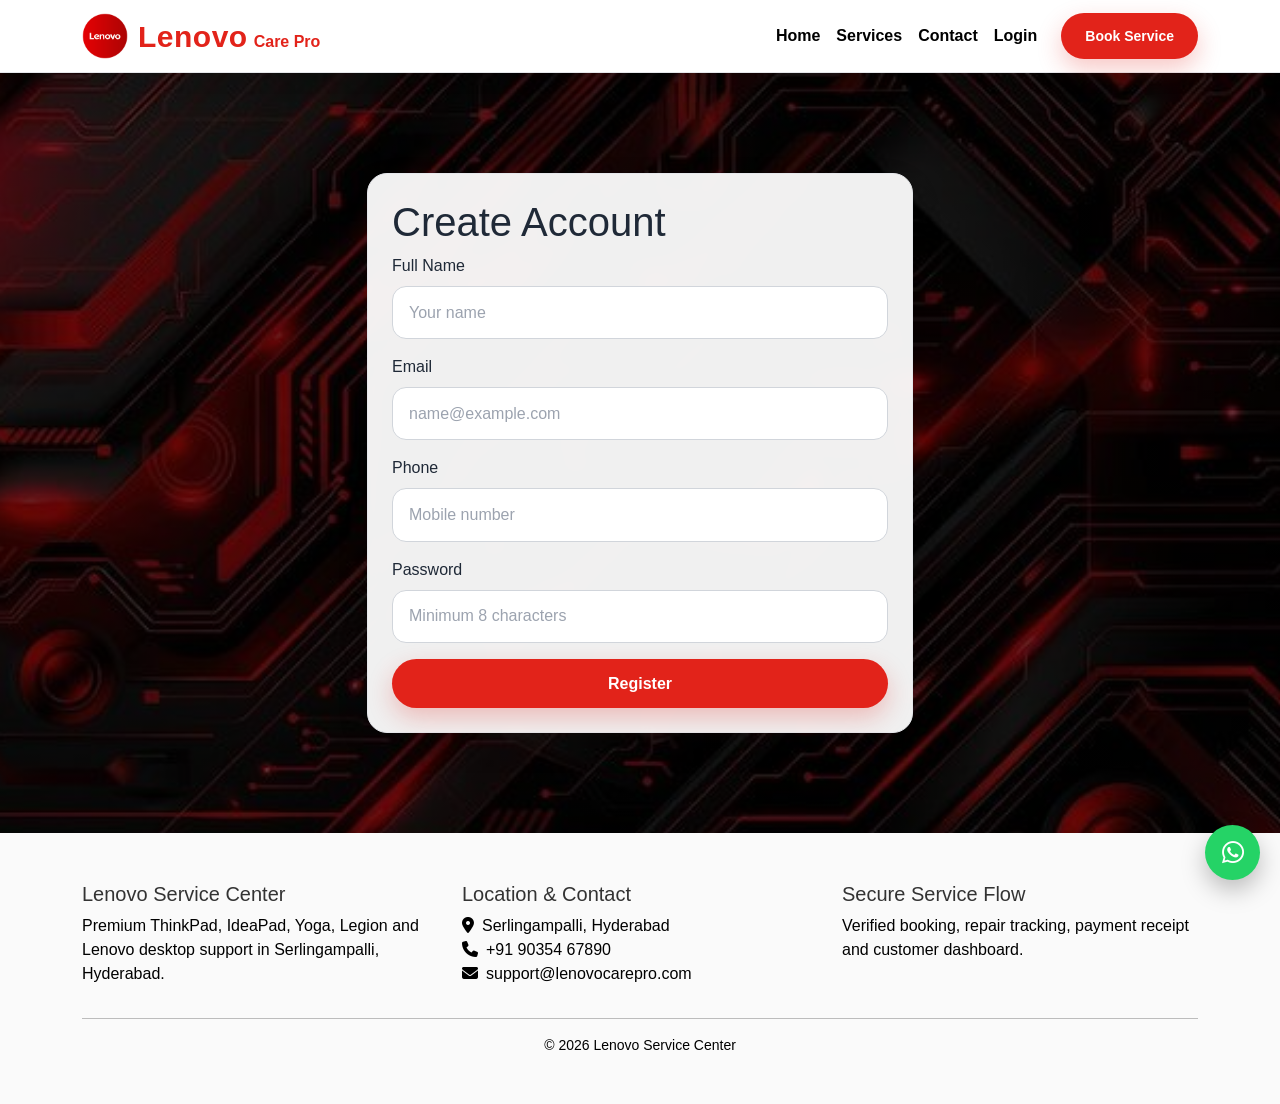
<file: register.html>
<!DOCTYPE html>
<html lang="en">

<head>
    <meta charset="UTF-8">
    <meta name="viewport" content="width=device-width, initial-scale=1.0">
    <meta name="description"
        content="Lenovo Service Center in Serlingampalli, Hyderabad for laptop, desktop, repair, booking and support.">
    <title>Lenovo Service Center | Register</title>
    <link rel="icon" type="image/svg+xml" href="images/lenovo-logo.svg">
    <meta name="theme-color" content="#E2231A">

    <link href="https://cdn.jsdelivr.net/npm/bootstrap@5.3.3/dist/css/bootstrap.min.css" rel="stylesheet">
    <link href="https://cdnjs.cloudflare.com/ajax/libs/font-awesome/6.5.2/css/all.min.css" rel="stylesheet">
    <link href="css/style.css" rel="stylesheet">
</head>

<body>
    <div id="site-header"></div>

    <section class="lenovo-register">
        <div class="container">
            <div class="row justify-content-center">
                <div class="col-md-8 col-lg-6">
                    <div class="premium-card p-4">
                        <h1>Create Account</h1>
                        <form class="needs-validation" data-success="Account created." data-redirect="dashboard.html"
                            novalidate>
                            <div class="mb-3"><label class="form-label">Full Name</label><input type="text"
                                    class="form-control" id="name" placeholder="Your name" required>
                                <div class="invalid-feedback">Please enter valid full name.</div>
                            </div>
                            <div class="mb-3"><label class="form-label">Email</label><input type="email"
                                    class="form-control" id="email" placeholder="name@example.com" required>
                                <div class="invalid-feedback">Please enter valid email.</div>
                            </div>
                            <div class="mb-3"><label class="form-label">Phone</label><input type="tel"
                                    class="form-control" id="phone" placeholder="Mobile number" required>
                                <div class="invalid-feedback">Please enter valid phone.</div>
                            </div>
                            <div class="mb-3"><label class="form-label">Password</label><input type="password"
                                    class="form-control" id="password" placeholder="Minimum 8 characters" required>
                                <div class="invalid-feedback">Please enter valid password.</div>
                            </div><button class="btn btn-brand w-100">Register</button>
                        </form>
                    </div>
                </div>
            </div>
        </div>
    </section>

    <div id="site-footer"></div>

    <script src="https://cdn.jsdelivr.net/npm/bootstrap@5.3.3/dist/js/bootstrap.bundle.min.js"></script>
    <script src="js/main.js"></script>
</body>

</html>
</file>
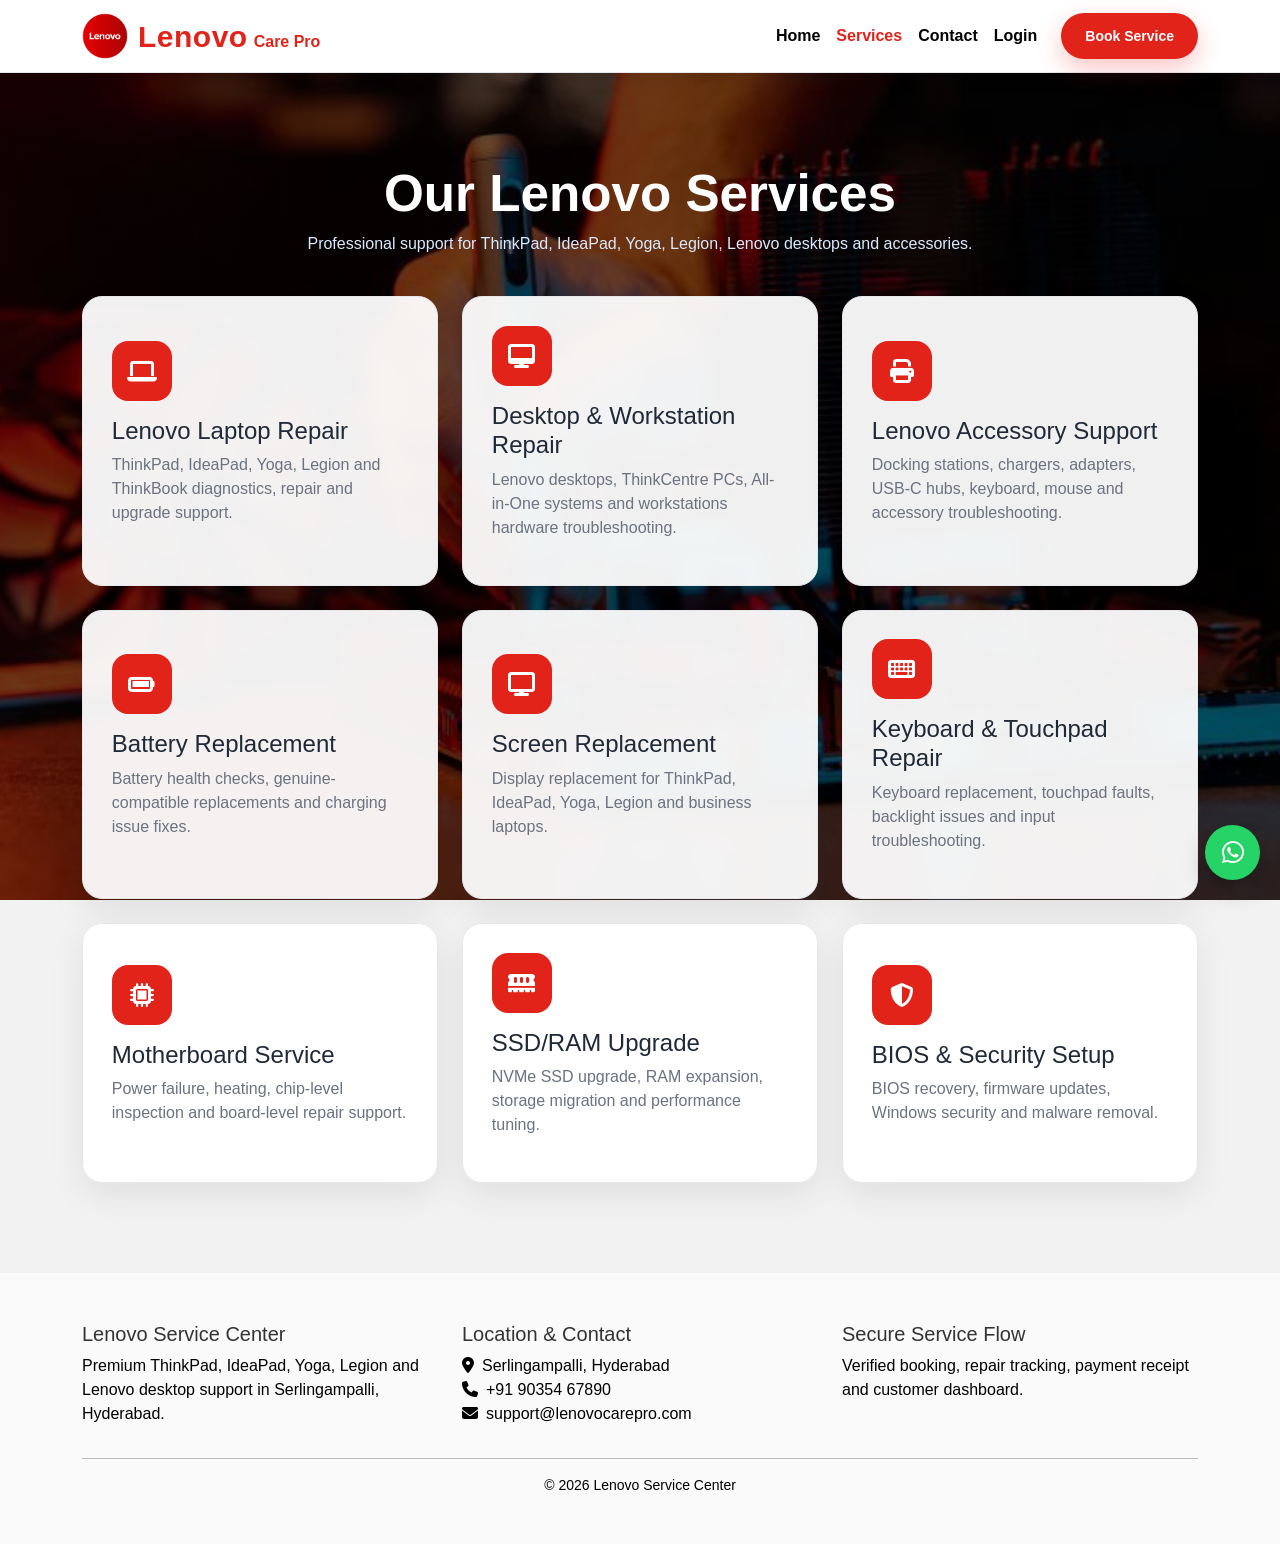
<file: services.html>
<!DOCTYPE html>
<html lang="en">

<head>
    <meta charset="UTF-8">
    <meta name="viewport" content="width=device-width, initial-scale=1.0">
    <meta name="description"
        content="Lenovo Service Center in Serlingampalli, Hyderabad for laptop, desktop, repair, booking and support.">
    <title>Lenovo Service Center | Services</title>
    <link rel="icon" type="image/svg+xml" href="images/lenovo-logo.svg">
    <meta name="theme-color" content="#E2231A">

    <link href="https://cdn.jsdelivr.net/npm/bootstrap@5.3.3/dist/css/bootstrap.min.css" rel="stylesheet">
    <link href="https://cdnjs.cloudflare.com/ajax/libs/font-awesome/6.5.2/css/all.min.css" rel="stylesheet">
    <link href="css/style.css" rel="stylesheet">
</head>

<body>
    <div id="site-header"></div>

    <section class="container-serv">
    <div class="container">
        <h1 class="section-title text-center">Our Lenovo Services</h1>
        <p class="section-subtitle text-center">
            Professional support for ThinkPad, IdeaPad, Yoga, Legion, Lenovo desktops and accessories.
        </p>

        <div class="row g-4 mt-3 justify-content-center">
            <div class="col-md-6 col-lg-4">
                <div class="service-card">
                    <div class="icon-badge"><i class="fa-solid fa-laptop"></i></div>
                    <h4>Lenovo Laptop Repair</h4>
                    <p class="muted">ThinkPad, IdeaPad, Yoga, Legion and ThinkBook diagnostics, repair and upgrade support.</p>
                </div>
            </div>

            <div class="col-md-6 col-lg-4">
                <div class="service-card">
                    <div class="icon-badge"><i class="fa-solid fa-desktop"></i></div>
                    <h4>Desktop & Workstation Repair</h4>
                    <p class="muted">Lenovo desktops, ThinkCentre PCs, All-in-One systems and workstations hardware troubleshooting.</p>
                </div>
            </div>

            <div class="col-md-6 col-lg-4">
                <div class="service-card">
                    <div class="icon-badge"><i class="fa-solid fa-print"></i></div>
                    <h4>Lenovo Accessory Support</h4>
                    <p class="muted">Docking stations, chargers, adapters, USB-C hubs, keyboard, mouse and accessory troubleshooting.</p>
                </div>
            </div>

            <div class="col-md-6 col-lg-4">
                <div class="service-card">
                    <div class="icon-badge"><i class="fa-solid fa-battery-full"></i></div>
                    <h4>Battery Replacement</h4>
                    <p class="muted">Battery health checks, genuine-compatible replacements and charging issue fixes.</p>
                </div>
            </div>

            <div class="col-md-6 col-lg-4">
                <div class="service-card">
                    <div class="icon-badge"><i class="fa-solid fa-display"></i></div>
                    <h4>Screen Replacement</h4>
                    <p class="muted">Display replacement for ThinkPad, IdeaPad, Yoga, Legion and business laptops.</p>
                </div>
            </div>

            <div class="col-md-6 col-lg-4">
                <div class="service-card">
                    <div class="icon-badge"><i class="fa-solid fa-keyboard"></i></div>
                    <h4>Keyboard & Touchpad Repair</h4>
                    <p class="muted">Keyboard replacement, touchpad faults, backlight issues and input troubleshooting.</p>
                </div>
            </div>

            <div class="col-md-6 col-lg-4">
                <div class="service-card">
                    <div class="icon-badge"><i class="fa-solid fa-microchip"></i></div>
                    <h4>Motherboard Service</h4>
                    <p class="muted">Power failure, heating, chip-level inspection and board-level repair support.</p>
                </div>
            </div>

            <div class="col-md-6 col-lg-4">
                <div class="service-card">
                    <div class="icon-badge"><i class="fa-solid fa-memory"></i></div>
                    <h4>SSD/RAM Upgrade</h4>
                    <p class="muted">NVMe SSD upgrade, RAM expansion, storage migration and performance tuning.</p>
                </div>
            </div>

            <div class="col-md-6 col-lg-4">
                <div class="service-card">
                    <div class="icon-badge"><i class="fa-solid fa-shield-halved"></i></div>
                    <h4>BIOS & Security Setup</h4>
                    <p class="muted">BIOS recovery, firmware updates, Windows security and malware removal.</p>
                </div>
            </div>
        </div>
    </div>
</section>

    <div id="site-footer"></div>

    <script src="https://cdn.jsdelivr.net/npm/bootstrap@5.3.3/dist/js/bootstrap.bundle.min.js"></script>
    <script src="js/main.js"></script>
</body>

</html>
</file>
<file: css/style.css>
:root{
    --bg:#1A1A1A;
    --primary:#E2231A;
    --secondary:#C41230;
    --accent:#2B2B2B;

    --card:#FFFFFF;
    --text:#1F2937;
    --muted:#6B7280;
}

*{
    margin:0;
    padding:0;
    box-sizing:border-box;
}

html{
    scroll-behavior:smooth;
}

body{
    font-family:Inter,Segoe UI,Arial,sans-serif;
    background:var(--bg);
    color:var(--text);
    overflow-x:hidden;
}

/* ================= NAVBAR ================= */

.glass-nav{
    background:#ffffff;
    backdrop-filter:blur(18px);
    border-bottom:1px solid #e5e7eb;
    box-shadow:0 4px 20px rgba(0,0,0,.08);
}


.brand-logo{
    width:46px;
    height:46px;
    object-fit:contain;
    margin-right:10px;
}

.brand-title{
    display:flex;
    align-items:baseline;
    gap:6px;
    white-space:nowrap;
}

.brand-main{
    color:#E2231A;
    font-size:30px;
    font-weight:900;
    letter-spacing:.5px;
}

.brand-sub{
    color:#E2231A;
    font-size:16px;
    font-weight:700;
}

.brand-mark{
    text-decoration:none;
    display:flex;
    align-items:center;
}

.brand-mark img{
    object-fit:contain;
}

.nav-link{
    color:black !important;
    font-weight:700;
}

.nav-link.active,
.nav-link:hover{
    color:#E2231A !important;
}


/* ================= BUTTONS ================= */

.btn-brand{
    background:#E2231A;
    border:none;
    color:#FFF;
    font-weight:700;
    border-radius:999px;
    padding:.8rem 1.5rem;
    transition:.3s;
    box-shadow:0 10px 25px rgba(226,35,26,.25);
}

.btn-brand:hover{
    background:#E2231A;
    color:#fff;
    transform:translateY(-2px);
}

.btn-outline-brand{
    border:2px solid #E2231A;
    color:#E2231A;
    background:#fff;
    border-radius:999px;
    font-weight:700;
    padding:.8rem 1.5rem;
    transition:.3s;
}

.btn-outline-brand:hover{
    background:#E2231A;
    color:#fff;
}

/* ================= HERO ================= */

.hero{
    min-height:86vh;
    display:flex;
    align-items:center;
    padding:5rem 0;
    position:relative;
    overflow:hidden;

    background:
        linear-gradient(rgb(0, 0,0), rgba(0,0,0,0)),
        url("../images/hero.png");

         background-size:cover;
    background-position:center;
    background-repeat:no-repeat;
    
}

.hero::before{
    content:"";
    position:absolute;
    top:-100px;
    right:-120px;
    width:420px;
    height:420px;
    background:rgba(255,255,255,.08);
    border-radius:50%;
}

.hero::after{
    content:"";
    position:absolute;
    left:-120px;
    bottom:-120px;
    width:320px;
    height:320px;
    background:rgba(255,255,255,.05);
    border-radius:50%;
}


.services-bg
{
     min-height:86vh;
    display:flex;
    align-items:center;
    padding:5rem 0;
    position:relative;
    overflow:hidden;

    background:
        linear-gradient(rgb(0, 0,0), rgba(0,0,0,0)),
        url("../images/lenovo-service.jpg");

         background-size:cover;
    background-position:center;
    background-repeat:no-repeat;
}


.container-bg{
    position:relative;
    padding:100px 0;

    background:
        linear-gradient(rgba(0,0,0,.60), rgba(0,0,0,.60)),
        url("../images/lenovo-contact.jpg");

    background-size:cover;
    background-position:center;
    background-repeat:no-repeat;
    background-attachment:fixed;
}


.booking-bg{
    position:relative;
    padding:100px 0;

    background:
        linear-gradient(rgba(0,0,0,.60), rgba(0,0,0,.60)),
        url("../images/lenovo-booking.jpg");

    background-size:cover;
    background-position:center;
    background-repeat:no-repeat;
    background-attachment:fixed;
}

.lenovo-register{
    position:relative;
    padding:100px 0;

    background:
        linear-gradient(rgba(0,0,0,.60), rgba(0,0,0,.60)),
        url("../images/lenovo-login.jpg");

    background-size:cover;
    background-position:center;
    background-repeat:no-repeat;
    background-attachment:fixed;
}

.container-serv{
    position:relative;
    overflow:hidden;
    padding:90px 0;

    background-image:
        linear-gradient(rgba(0,0,0,.55), rgba(0,0,0,.55)),
        url("../images/lenovo-service2.jpg");

    background-size:cover;
    background-position:center;
    background-repeat:no-repeat;

    /* Optional */
    background-attachment:fixed;
}
.eyebrow{
    display:inline-flex;
    align-items:center;
    gap:.5rem;
    padding:.5rem 1rem;
    border-radius:999px;
    background:rgba(255,255,255,.12);
    color:#fff;
    border:1px solid rgba(255,255,255,.15);
    font-weight:700;
}

.hero h1{
    color:#fff;
    font-size:clamp(2.6rem,6vw,5rem);
    font-weight:900;
    line-height:1.1;
}

.gradient-text{
    color:#7ec8ff;
}

.lead{
    color:#d8e6f5;
}

/* ================= CARDS ================= */

.hero-card,
.premium-card,
.service-card,
.metric,
.feature-row{
    background:#ffffff;
    color:#1f2937;
    border:1px solid #e5e7eb;
    border-radius:20px;
    height:max-content;
    box-shadow:0 12px 35px rgba(0,0,0,.08);
}

.service-card{
    padding:1.8rem;
    transition:.3s;
    height:100%;
    min-height:230px;

    display:flex;
    flex-direction:column;
    justify-content:center;
}

.feature-row.mb-3{
    display:flex;
    align-items:center;

    background:#ffffff;
    color:#1f2937;

    border:1px solid #e5e7eb;
    border-radius:20px;

    min-height:55px;

    padding:0 20px;

    width:100%;
    max-width:420px;

    box-shadow:0 8px 20px rgba(0,0,0,.08);

    font-size:16px;
    font-weight:500;
}

.feature-row.mb-3 i{
    color:#E2231A;
    font-size:20px;
    margin-right:15px;
}

.hero-card{
    padding:2rem;
}

.metric{
    padding:1.3rem;
}

.metric h3{
    color:#E2231A;
    font-weight:900;
}

.section-title{
    color:#ffffff;
    font-size:clamp(2rem,4vw,3.3rem);
    font-weight:900;
}

.section-subtitle{
    color:#dbeafe;
}

.service-card{
    padding:1.8rem;
    transition:.3s;
    height:100%;
}

.service-card:hover{
    transform:translateY(-8px);
    box-shadow:0 18px 45px rgba(226,35,26,.18);
}

.icon-badge{
    width:60px;
    height:60px;
    border-radius:16px;
    display:grid;
    place-items:center;
    background:#E2231A;
    color:#fff;
    font-size:1.5rem;
    margin-bottom:1rem;
}

.muted{
    color:#6b7280;
}

/* ================= FORMS ================= */

.form-control,
.form-select{
    background:#fff;
    border:1px solid #d1d5db;
    color:#1f2937;
    padding:.85rem 1rem;
    border-radius:14px;
}

.form-control:focus,
.form-select:focus{
    border-color:#E2231A;
    box-shadow:0 0 0 .2rem rgba(226,35,26,.15);
}

.form-control::placeholder{
    color:#9ca3af;
}

/* ================= FOOTER ================= */

.footer{
    background:#FAFAFA;
    color:#000000;
    border-top:1px solid rgba(255,255,255,.08);
    padding:3rem 0;
}

.footer h5{
    color:#333333;
}

/* ================= WHATSAPP ================= */

.whatsapp-float{
    position:fixed;
    right:20px;
    bottom:20px;
    width:55px;
    height:55px;
    border-radius:50%;
    background:#25D366;
    color:#fff;
    display:grid;
    place-items:center;
    text-decoration:none;
    font-size:1.6rem;
    box-shadow:0 10px 25px rgba(0,0,0,.25);
    z-index:999;
}

.table-darkish{
    --bs-table-bg:#ffffff;
    --bs-table-color:#1f2937;
    --bs-table-border-color:#dbe4ee;
}

section{
    padding:5rem 0;
    background:#f2f2f2;

}

.lenovo-login{
    padding:5rem 0;

    background:
        linear-gradient(rgb(0, 0,0), rgba(0,0,0,0)),
        url("../images/lenovo-login.jpg");
        height:100vh;
}

@media(max-width:768px){

.hero{
    min-height:auto;
    padding:4rem 0;
}

.hero h1{
    font-size:2.6rem;
}

.section-title{
    font-size:2rem;
}

}

/* ================= COMPONENT LOADED HEADER/FOOTER ================= */
.navbar-toggler{
    border:1px solid #dbe4ee;
}

.navbar-toggler-icon{
    filter:invert(20%) sepia(98%) saturate(1566%) hue-rotate(340deg) brightness(90%) contrast(94%);
}

.container-serv{
    position:relative;
    overflow:hidden;
    padding:90px 0;

    background-image:
        linear-gradient(rgba(0,0,0,.58), rgba(0,0,0,.58)),
        url("../images/lenovo-service.jpg");

    background-size:cover;
    background-position:center;
    background-repeat:no-repeat;
    background-attachment:fixed;
}

.lenovo-models{
   
      background:
        linear-gradient(rgb(0, 0,0), rgba(0,0,0,0)),
        url("../images/lenovo-models.jpg");
    background-size:cover;
    background-position:center;
    background-repeat:no-repeat;
}

.service-card,
.hero-card,
.premium-card,
.metric{
    background:rgba(255,255,255,.94);
    backdrop-filter:blur(8px);
}

.service-card{
    min-height:230px;
}

.auth-section{
    min-height:calc(100vh - 80px);
    display:flex;
    align-items:center;
}
</file>
